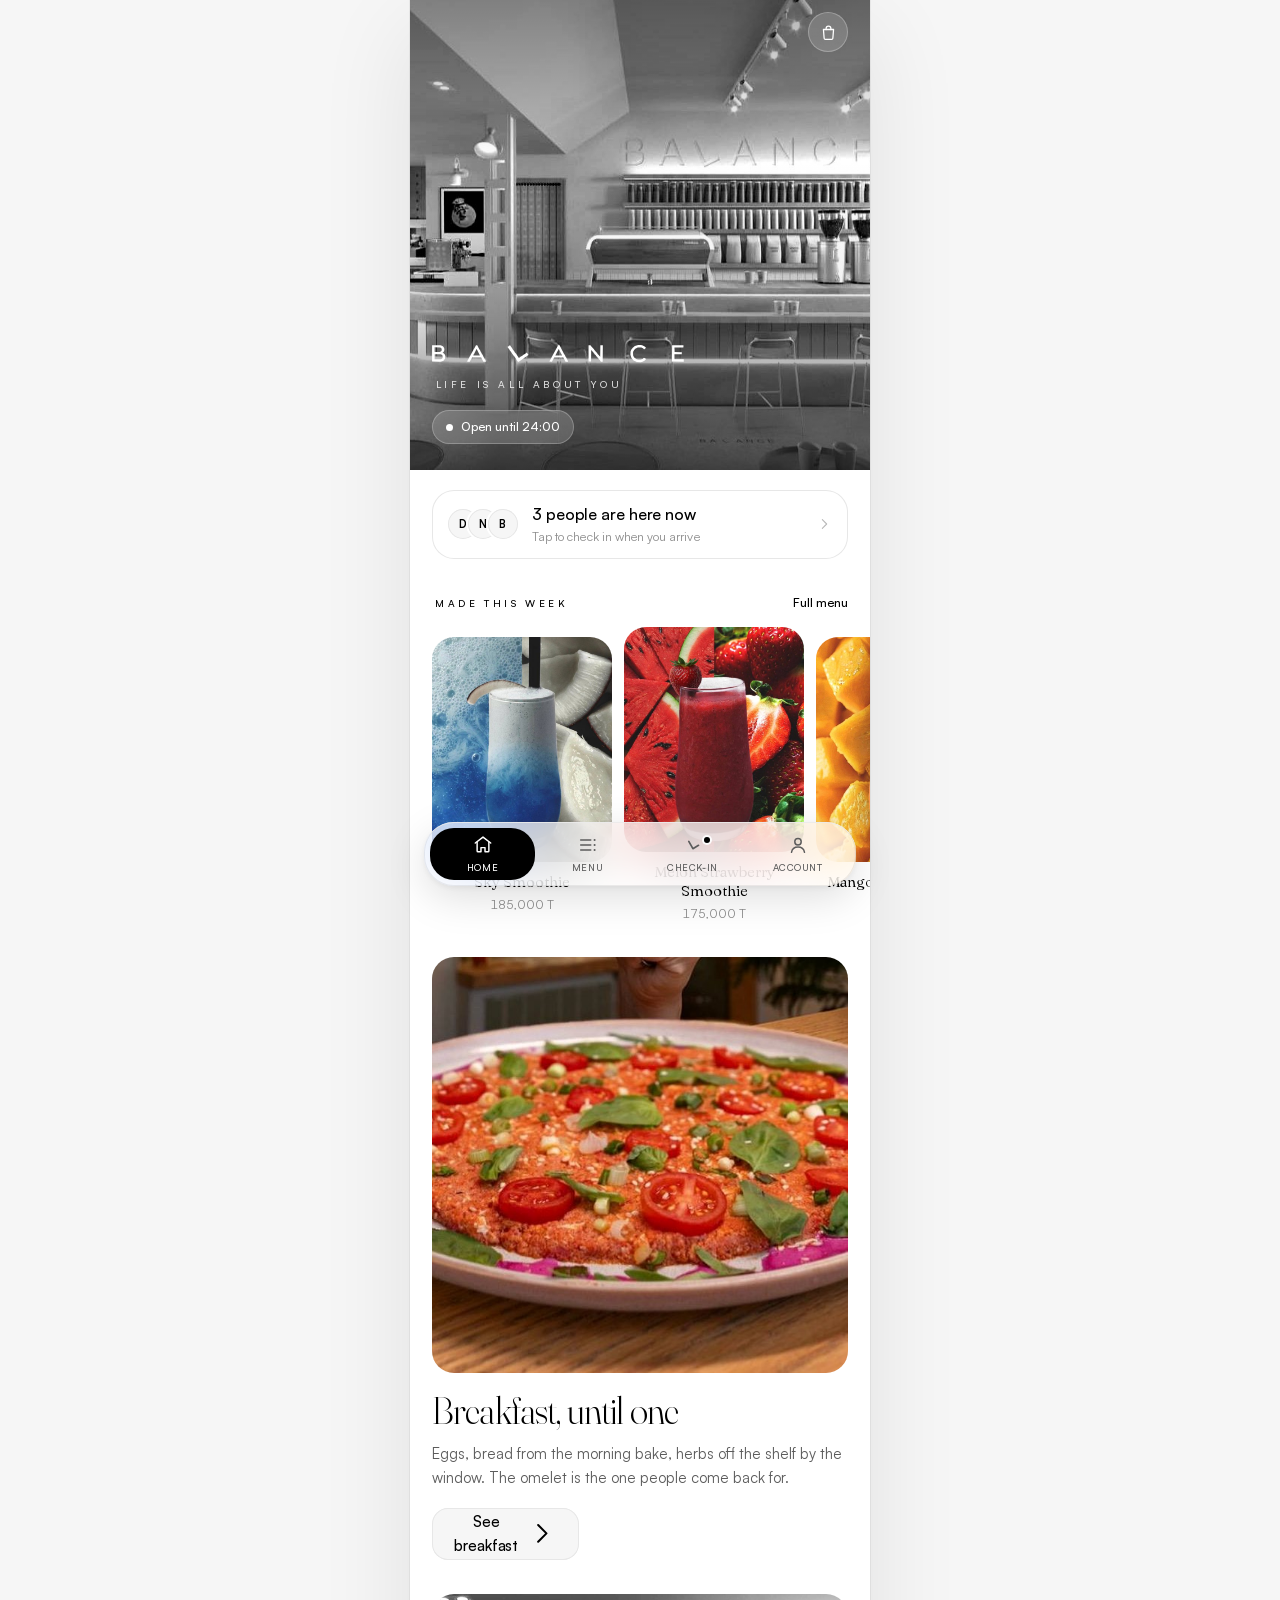
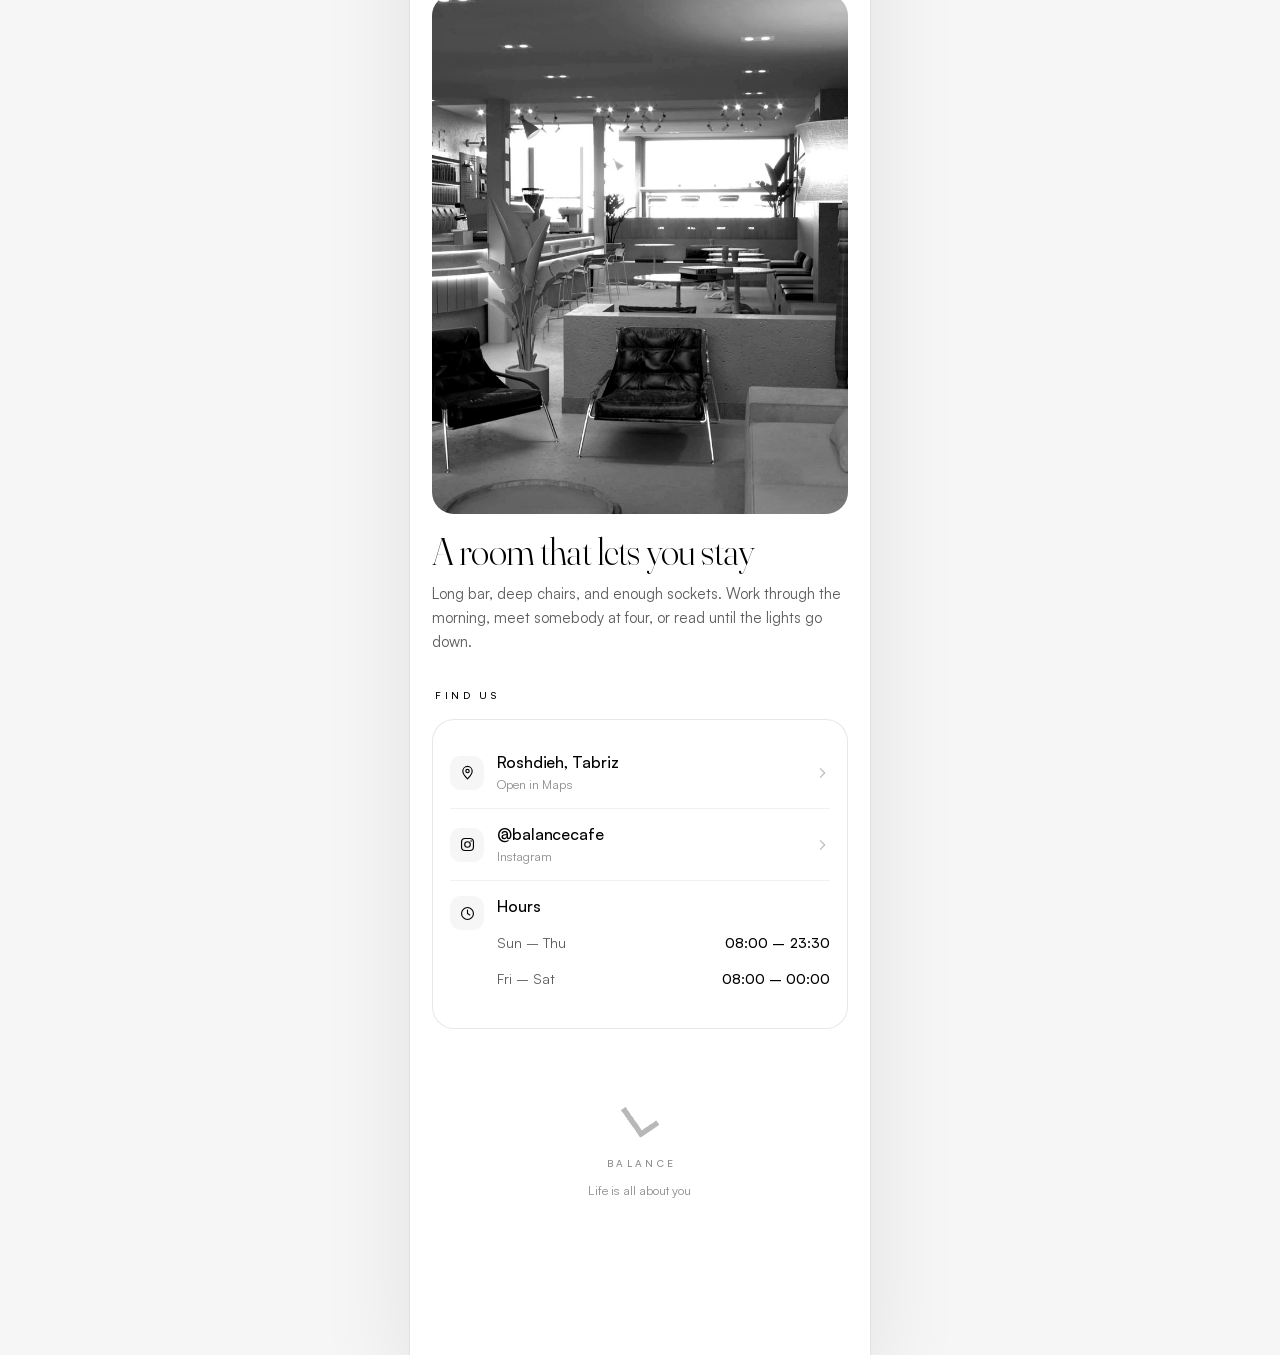
<file: index.html>
<!doctype html>
<html lang="en">
<head>
<meta charset="utf-8">
<meta name="viewport" content="width=device-width, initial-scale=1, viewport-fit=cover">
<title>Balance — Roshdieh, Tabriz</title>
<meta name="description" content="Balance — coffee and breakfast in Roshdieh, Tabriz. See the menu, order from your table, and check in when you arrive.">

<meta name="theme-color" content="#ffffff">
<meta name="color-scheme" content="light">
<meta name="apple-mobile-web-app-capable" content="yes">
<meta name="mobile-web-app-capable" content="yes">
<meta name="apple-mobile-web-app-status-bar-style" content="default">
<meta name="apple-mobile-web-app-title" content="Balance">
<meta name="format-detection" content="telephone=no">

<link rel="manifest" href="manifest.webmanifest">
<link rel="icon" href="assets/icons/icon-48.png" sizes="48x48" type="image/png">
<link rel="icon" href="assets/icons/icon-192.png" sizes="192x192" type="image/png">
<link rel="apple-touch-icon" href="assets/icons/apple-touch-icon.png">

<meta property="og:type" content="website">
<meta property="og:site_name" content="Balance">
<meta property="og:title" content="Balance — Roshdieh, Tabriz">
<meta property="og:description" content="Coffee, breakfast and a room that lets you stay. Order from your table and check in when you arrive.">
<meta property="og:image" content="assets/brand/og.jpg">
<meta name="twitter:card" content="summary_large_image">

<link rel="preload" as="font" type="font/woff2" crossorigin href="assets/fonts/satoshi-400.woff2">
<link rel="preload" as="font" type="font/woff2" crossorigin href="assets/fonts/satoshi-500.woff2">
<link rel="preload" as="font" type="font/woff2" crossorigin href="assets/fonts/fraunces-latin.woff2">
<link rel="preload" as="image" href="assets/photos/interior-bar@2x.jpg">
<link rel="stylesheet" href="css/app.css">

<style>
  /* The opening sequence: the tilted L writes itself, then the rest of the word
     assembles around it. Inline so it can start before any stylesheet lands. */
  #boot{
    position:fixed;inset:0;z-index:300;background:#fff;color:#000;
    display:grid;place-items:center;overflow:hidden;
    transition:opacity .5s cubic-bezier(.4,0,.2,1),visibility .5s;
  }
  .boot__logo{
    width:min(74vw,300px);will-change:transform;
    opacity:0;transition:opacity .26s ease;
  }
  .boot__logo.lit{opacity:1}
  .boot__logo svg{width:100%;height:auto;display:block;overflow:visible}
  .boot__logo .bl{opacity:0}
  .boot__logo .bl.on{opacity:1}
  html.booted #boot{
    opacity:0!important;visibility:hidden;transform:scale(1.03);
    transition:opacity .5s cubic-bezier(.4,0,.2,1),visibility .5s,
               transform .5s cubic-bezier(.4,0,.2,1);
  }
  @media (prefers-reduced-motion:reduce){
    .boot__logo{transform:none!important}
    .boot__logo .bl{opacity:1;transition:none!important}
  }
</style>
</head>
<body>

<!-- The wordmark is inlined by scripts/build_assets.py so the opening frame
     costs no round trip. Do not hand-edit between the markers. -->
<div id="boot" aria-hidden="true">
  <div class="boot__logo"><!--LOGO--><svg xmlns="http://www.w3.org/2000/svg" viewBox="0 0 1000 68" fill="currentColor" role="img" aria-label="BALANCE" data-mark="2" data-mark-pen="299.4,8.0 342.4,66.2 381.9,38.1" data-mark-weight="10.9"><path class="bl bl-0" fill-rule="evenodd" d="M0.00 0.62L33.12 0.62L41.25 3.75L45.62 7.50L48.75 15.00L48.75 20.62L45.62 27.50L41.25 31.25L44.38 31.88L50.62 37.50L53.12 44.38L51.88 53.75L46.25 61.25L40.62 64.38L32.50 66.25L0.00 65.62ZM10.00 56.25L33.75 56.88L37.50 55.62L41.88 51.25L41.88 42.50L38.75 38.75L33.75 36.88L10.62 36.25ZM10.00 26.88L11.88 28.12L31.25 27.50L36.88 23.75L38.12 21.25L38.12 15.62L36.88 13.12L32.50 10.00L10.00 9.38Z"/><path class="bl bl-1" fill-rule="evenodd" d="M174.38 0.62L179.38 0.62L186.88 15.62L190.62 20.62L194.38 29.38L195.62 30.00L198.12 36.25L199.38 36.88L208.75 56.25L210.00 56.88L213.75 64.38L213.12 66.25L203.75 66.25L195.00 50.00L158.75 50.00L149.38 66.25L139.38 66.25L141.25 60.62L142.50 60.00L150.00 44.38L151.25 43.75L153.75 37.50L155.00 36.88L157.50 30.62L158.75 30.00L161.88 22.50L163.12 21.88L165.62 15.62L166.88 15.00ZM175.00 18.75L166.25 36.25L165.00 36.88L163.75 41.25L190.00 41.25L177.50 16.88L176.25 16.25Z"/><path class="bl bl-2" fill-rule="evenodd" d="M308.75 0.62L310.62 1.88L314.38 8.75L316.25 10.00L321.25 18.75L326.25 24.38L328.75 29.38L330.62 30.62L330.62 31.88L333.75 35.00L344.38 51.25L348.12 50.00L349.38 48.12L360.00 41.88L361.25 40.00L370.00 35.00L375.00 30.62L377.50 30.62L380.00 35.62L381.88 36.88L382.50 40.00L344.38 66.25L340.62 66.88L326.25 45.00L324.38 43.75L323.12 40.62L321.25 39.38L320.00 36.25L318.12 35.00L315.62 30.00L313.75 28.75L311.25 23.75L309.38 22.50L306.88 17.50L299.38 8.12L301.25 5.62L302.50 5.62Z"/><path class="bl bl-3" fill-rule="evenodd" d="M500.62 0.62L506.25 1.25L525.00 37.50L526.25 38.12L530.62 48.12L531.88 48.75L540.00 65.00L539.38 66.25L530.00 66.25L521.25 50.00L485.00 50.00L475.62 66.25L465.62 65.62ZM501.25 18.75L489.38 41.25L516.25 41.25L503.75 16.88L502.50 16.25Z"/><path class="bl bl-4" fill-rule="evenodd" d="M621.25 0.62L628.75 0.62L630.00 1.88L630.00 3.12L643.75 18.12L643.75 19.38L646.88 21.88L649.38 26.25L656.25 33.12L656.25 34.38L663.12 41.25L663.12 42.50L666.25 45.00L667.50 47.50L668.12 1.25L678.12 0.62L677.50 66.25L670.62 66.25L668.75 64.38L666.25 60.00L661.88 56.25L661.88 55.00L658.12 51.88L658.12 50.62L655.00 48.12L655.00 46.88L651.88 44.38L649.38 40.00L645.00 36.25L645.00 35.00L641.88 32.50L641.88 31.25L638.12 28.12L638.12 26.88L631.88 20.00L631.25 65.62L621.25 65.62Z"/><path class="bl bl-5" fill-rule="evenodd" d="M818.12 0.00L828.75 0.00L834.38 1.25L842.50 5.00L848.75 10.00L848.75 11.88L843.12 16.88L841.25 16.88L837.50 13.12L830.62 10.00L816.88 10.00L806.88 15.00L802.50 19.38L798.75 26.25L797.50 31.88L798.75 42.50L802.50 49.38L811.88 56.88L818.12 58.75L827.50 58.75L836.25 55.62L841.25 50.62L848.75 55.00L848.75 57.50L843.12 62.50L835.62 66.25L828.75 68.12L813.12 67.50L800.00 61.25L791.88 51.88L787.50 40.00L788.12 25.62L790.62 18.75L795.00 13.75L795.00 12.50L805.00 4.38Z"/><path class="bl bl-6" fill-rule="evenodd" d="M953.12 0.62L998.12 1.25L998.12 8.75L996.88 10.00L962.50 10.00L963.12 28.12L991.88 28.75L991.25 36.88L962.50 36.88L962.50 56.88L999.38 56.88L999.38 66.25L952.50 65.62Z"/></svg><!--/LOGO--></div>
</div>

<div id="shell">
  <main id="view"></main>
</div>

<noscript>
  <div style="padding:70px 24px;text-align:center;font-family:system-ui,sans-serif;color:#141414">
    <h1 style="font-weight:400;letter-spacing:.3em">BALANCE</h1>
    <p style="color:#5c5c5c">Please turn on JavaScript to see the menu and order.</p>
    <p style="color:#5c5c5c">Roshdieh, Tabriz &middot; 08:00 – 23:30</p>
    <p><a href="https://instagram.com/balancecafe" style="color:#000">@balancecafe</a></p>
  </div>
</noscript>

<script type="module" src="js/app.js"></script>
</body>
</html>
</file>
<file: css/app.css>
/* ==========================================================================
   BALANCE — Tabriz, Roshdieh
   A monochrome interface. The photography is the only colour in the product,
   and that is deliberate: black type, white paper, and the food in full colour.
   ========================================================================== */

/* ------------------------------------------------------------------ fonts */
@font-face{font-family:Satoshi;src:url(../assets/fonts/satoshi-400.woff2)format("woff2");
  font-weight:400;font-style:normal;font-display:swap}
@font-face{font-family:Satoshi;src:url(../assets/fonts/satoshi-500.woff2)format("woff2");
  font-weight:500;font-style:normal;font-display:swap}
@font-face{font-family:Satoshi;src:url(../assets/fonts/satoshi-700.woff2)format("woff2");
  font-weight:600 700;font-style:normal;font-display:swap}
@font-face{font-family:Fraunces;src:url(../assets/fonts/fraunces-latin.woff2)format("woff2");
  font-weight:100 900;font-style:normal;font-display:swap}

/* ------------------------------------------------------------------ tokens */
:root{
  --ink:#000;
  --body:#141414;
  --grey-1:#5c5c5c;
  --grey-2:#8c8c8c;
  --grey-3:#b8b8b8;
  --line:#e7e7e7;
  --line-2:#f0f0f0;
  --surface:#f6f6f6;
  --paper:#fff;

  --sans:Satoshi,-apple-system,BlinkMacSystemFont,"SF Pro Text",system-ui,sans-serif;
  --serif:Fraunces,"Times New Roman",Georgia,serif;

  --gutter:22px;
  --shell:460px;

  --r-sm:10px; --r-md:16px; --r-lg:22px; --r-xl:30px;

  --safe-b:env(safe-area-inset-bottom,0px);
  --safe-t:env(safe-area-inset-top,0px);
  --tabbar-h:64px;
  --bar-h:calc(var(--safe-t) + 64px);
  /* everything that must clear the floating tab pill measures from here */
  --dock:calc(var(--tabbar-h) + var(--safe-b) + 22px);

  --glass-bg:rgba(255,255,255,.70);
  --glass-edge:rgba(255,255,255,.85);
  --glass-line:rgba(0,0,0,.07);
  --glass-blur:blur(26px) saturate(180%);

  --shadow-1:0 1px 2px rgba(0,0,0,.05);
  --shadow-2:0 6px 20px rgba(0,0,0,.07),0 1px 2px rgba(0,0,0,.05);
  --shadow-3:0 12px 40px rgba(0,0,0,.13),0 2px 6px rgba(0,0,0,.06);
}

/* ------------------------------------------------------------------- reset */
*,*::before,*::after{box-sizing:border-box}
html{-webkit-text-size-adjust:100%;text-size-adjust:100%}
body{
  margin:0;background:var(--surface);color:var(--body);
  font:400 15px/1.55 var(--sans);letter-spacing:0;
  -webkit-font-smoothing:antialiased;-moz-osx-font-smoothing:grayscale;
  overscroll-behavior-y:none;
}
h1,h2,h3,h4,p,figure,ul,ol{margin:0;padding:0}
ul,ol{list-style:none}
img,svg{display:block;max-width:100%}
button,input,textarea,select{font:inherit;color:inherit;margin:0}
button{background:none;border:0;padding:0;cursor:pointer;-webkit-tap-highlight-color:transparent}
a{color:inherit;text-decoration:none;-webkit-tap-highlight-color:transparent}
:focus-visible{outline:2px solid var(--ink);outline-offset:3px;border-radius:4px}
::selection{background:var(--ink);color:#fff}

/* ------------------------------------------------------------------- shell */
/* On a phone the app is the page. On a desktop it sits in a calm surround
   rather than stretching a tab bar across 1600px. */
#shell{
  position:relative;width:100%;max-width:var(--shell);margin:0 auto;
  min-height:100svh;background:var(--paper);
  box-shadow:0 0 0 1px rgba(0,0,0,.05),0 30px 90px rgba(0,0,0,.09);
  overflow-x:clip;
}
@media (min-width:520px){ body{padding:0} #shell{min-height:100svh} }

#view{padding-bottom:calc(var(--dock) + 26px);transition:padding-bottom .3s ease}
/* While the order dock is up it eats another band of the screen. */
#shell[data-dock="1"] #view{padding-bottom:calc(var(--dock) + 94px)}
/* Every screen but Home starts below the bar; Home runs its hero underneath. */
#shell:not([data-hero="1"]) #view{padding-top:var(--bar-h)}

/* ------------------------------------------------------------------ typography */
.display{
  font-family:var(--serif);font-weight:300;color:var(--ink);
  font-size:clamp(30px,8.6vw,38px);line-height:1.06;letter-spacing:-.022em;
  font-variation-settings:"opsz" 120,"wght" 300;
}
.title{font-size:21px;line-height:1.2;letter-spacing:-.014em;font-weight:500;color:var(--ink)}
.headline{font-size:16px;line-height:1.3;letter-spacing:-.006em;font-weight:500;color:var(--ink)}
.body{font-size:15px;line-height:1.6;color:var(--grey-1)}
.caption{font-size:12.5px;line-height:1.45;letter-spacing:.004em;color:var(--grey-2)}

/* The wide-tracked label is the logo's voice, reused as a system element. */
.label{
  font-size:10px;font-weight:500;text-transform:uppercase;
  letter-spacing:.34em;text-indent:.34em;color:var(--grey-2);
}
.label--ink{color:var(--ink)}

.serif{font-family:var(--serif);font-weight:300;font-variation-settings:"opsz" 40,"wght" 320}

/* Tabular figures keep prices and timers from shifting width as they change. */
.num{font-variant-numeric:tabular-nums;font-feature-settings:"tnum" 1}

/* ------------------------------------------------------------------ layout */
.pad{padding-inline:var(--gutter)}
.stack>*+*{margin-top:var(--gap,14px)}
.row{display:flex;align-items:center;gap:12px}
.row--between{justify-content:space-between}
.grow{flex:1;min-width:0}
.truncate{overflow:hidden;text-overflow:ellipsis;white-space:nowrap}
.hr{height:1px;background:var(--line);border:0}
.section{padding-block:34px}
.section+.section{padding-top:0}

.sect-head{display:flex;align-items:baseline;justify-content:space-between;gap:14px;margin-bottom:16px}

/* ------------------------------------------------------------------ header */
.appbar{
  position:fixed;top:0;left:50%;transform:translateX(-50%);
  width:100%;max-width:var(--shell);z-index:60;
  padding:calc(var(--safe-t) + 12px) var(--gutter) 12px;
  display:flex;align-items:center;gap:12px;
  /* Heavier than the tab bar: this one has to carry text over photography. */
  background:rgba(255,255,255,.82);backdrop-filter:var(--glass-blur);
  -webkit-backdrop-filter:var(--glass-blur);
  /* Scroll edge effect, not a hard rule — the line only earns its keep once
     content is actually passing underneath. */
  border-bottom:1px solid transparent;
  transition:border-color .25s ease,background .25s ease;
}
.appbar[data-scrolled="1"]{border-bottom-color:var(--glass-line)}
.appbar[data-hero="1"]:not([data-scrolled="1"]){
  background:transparent;backdrop-filter:none;-webkit-backdrop-filter:none;
}
.appbar[data-hero="1"]:not([data-scrolled="1"]) .gbtn{
  color:#fff;background:rgba(255,255,255,.15);
  box-shadow:inset 0 0 0 1px rgba(255,255,255,.26);
}
.appbar[data-hero="1"]:not([data-scrolled="1"]) .gbtn__badge{
  background:#fff;color:var(--ink);box-shadow:0 0 0 2px rgba(0,0,0,.22);
}
.appbar__title{
  flex:1;min-width:0;font-size:17px;font-weight:500;letter-spacing:-.01em;color:var(--ink);
  opacity:0;transform:translateY(6px);transition:opacity .28s ease,transform .28s ease;
}
.appbar[data-scrolled="1"] .appbar__title{opacity:1;transform:none}
.appbar__mark{display:block;width:104px;color:var(--ink);flex:none}
.appbar__mark svg{width:100%;height:auto}

/* round glass control, used for back and bag */
.gbtn{
  width:40px;height:40px;flex:none;border-radius:50%;
  display:grid;place-items:center;position:relative;color:var(--ink);
  background:rgba(255,255,255,.6);
  box-shadow:inset 0 0 0 1px var(--glass-line);
  backdrop-filter:blur(14px) saturate(160%);-webkit-backdrop-filter:blur(14px) saturate(160%);
  transition:transform .12s ease,background .2s ease;
}
.gbtn:active{transform:scale(.9);background:rgba(0,0,0,.06)}
/* The circle is 40px; the finger gets 50px. */
.gbtn::after{content:"";position:absolute;inset:-5px;border-radius:50%}
.gbtn svg{width:19px;height:19px}
.gbtn__badge{
  position:absolute;top:-3px;right:-3px;min-width:18px;height:18px;padding:0 5px;
  border-radius:9px;background:var(--ink);color:#fff;
  font-size:10.5px;font-weight:700;line-height:18px;text-align:center;
  box-shadow:0 0 0 2px var(--paper);
  animation:pop .34s cubic-bezier(.2,1.5,.4,1);
}
@keyframes pop{0%{transform:scale(.4)}100%{transform:scale(1)}}

/* ------------------------------------------------------------- tab bar */
.tabbar{
  position:fixed;left:50%;bottom:calc(var(--safe-b) + 14px);
  transform:translateX(-50%);
  width:min(calc(var(--shell) - 28px),calc(100vw - 28px));
  height:var(--tabbar-h);z-index:80;
  display:grid;grid-template-columns:repeat(4,1fr);align-items:center;
  padding:6px;border-radius:var(--r-xl);
  background:var(--glass-bg);
  backdrop-filter:var(--glass-blur);-webkit-backdrop-filter:var(--glass-blur);
  box-shadow:var(--shadow-3),inset 0 0 0 1px var(--glass-line),
             inset 0 1px 0 var(--glass-edge);
  isolation:isolate;
}
/* the black pill that travels between tabs */
.tabbar__pill{
  position:absolute;top:6px;bottom:6px;left:0;width:0;
  border-radius:calc(var(--r-xl) - 6px);background:var(--ink);
  z-index:-1;will-change:transform,width;
}
.tab{
  position:relative;height:100%;border-radius:calc(var(--r-xl) - 6px);
  display:flex;flex-direction:column;align-items:center;justify-content:center;gap:4px;
  color:var(--grey-1);transition:color .22s ease;
}
.tab[aria-selected="true"]{color:#fff}
.tab__icon{width:22px;height:22px;transition:transform .2s cubic-bezier(.2,.9,.3,1)}
.tab:active .tab__icon{transform:scale(.86)}
.tab[aria-selected="true"] .tab__icon{transform:translateY(-.5px)}
.tab__label{font-size:9.5px;font-weight:500;letter-spacing:.055em;text-transform:uppercase}
.tab__dot{
  position:absolute;top:9px;right:calc(50% - 17px);width:6px;height:6px;border-radius:50%;
  background:var(--ink);box-shadow:0 0 0 2px rgba(255,255,255,.9);
}
.tab[aria-selected="true"] .tab__dot{background:#fff;box-shadow:0 0 0 2px var(--ink)}

/* --------------------------------------------------------- order dock */
/* Rises above the tab pill when the bag has something in it — the same idea
   as a now-playing bar: always reachable, never in the way. */
.dock{
  position:fixed;left:50%;bottom:calc(var(--safe-b) + 14px + var(--tabbar-h) + 10px);
  transform:translateX(-50%) translateY(140%);
  width:min(calc(var(--shell) - 28px),calc(100vw - 28px));
  z-index:79;border-radius:var(--r-lg);overflow:hidden;
  background:var(--ink);color:#fff;box-shadow:var(--shadow-3);
  display:flex;align-items:center;gap:12px;padding:12px 16px;
  transition:transform .42s cubic-bezier(.22,1,.28,1),opacity .3s ease;
  opacity:0;pointer-events:none;
}
.dock[data-open="1"]{transform:translateX(-50%) translateY(0);opacity:1;pointer-events:auto}
.dock__count{
  width:26px;height:26px;border-radius:50%;background:#fff;color:var(--ink);flex:none;
  display:grid;place-items:center;font-size:12px;font-weight:700;
}
.dock__go{display:flex;align-items:center;gap:6px;font-size:13px;font-weight:500;opacity:.9}
.dock:active{transform:translateX(-50%) scale(.985)}

/* ------------------------------------------------------------------ buttons */
.btn{
  display:inline-flex;align-items:center;justify-content:center;gap:8px;
  height:52px;padding:0 22px;border-radius:var(--r-md);
  font-size:15px;font-weight:500;letter-spacing:-.005em;
  transition:transform .12s ease,opacity .2s ease,background .2s ease;
  user-select:none;
}
.btn:active{transform:scale(.975)}
.btn--primary{background:var(--ink);color:#fff}
.btn--ghost{background:var(--surface);color:var(--ink);box-shadow:inset 0 0 0 1px var(--line)}
.btn--full{width:100%}
.btn[disabled]{opacity:.35;pointer-events:none}
.btn--sm{height:40px;padding:0 16px;font-size:13.5px;border-radius:var(--r-sm)}

/* pressable surface used by every tappable card and row */
.press{transition:transform .13s cubic-bezier(.2,.9,.3,1),background .18s ease}
.press:active{transform:scale(.985)}

/* ------------------------------------------------------------------ chips */
.chips{
  display:flex;gap:8px;overflow-x:auto;scrollbar-width:none;
  padding-inline:var(--gutter);scroll-padding-inline:var(--gutter);
  -webkit-overflow-scrolling:touch;
}
.chips::-webkit-scrollbar{display:none}
.chip{
  flex:none;height:36px;padding:0 15px;border-radius:18px;
  font-size:13px;font-weight:500;letter-spacing:-.003em;color:var(--grey-1);
  background:var(--surface);box-shadow:inset 0 0 0 1px var(--line);
  display:inline-flex;align-items:center;
  transition:transform .13s ease,background .2s ease,color .2s ease,box-shadow .2s ease;
}
.chip:active{transform:scale(.94)}
.chip[aria-pressed="true"]{background:var(--ink);color:#fff;box-shadow:none}

/* The category rail parks directly under the app bar, never behind it. */
.menurail{
  position:sticky;top:var(--bar-h);z-index:50;padding-block:10px;
  background:rgba(255,255,255,.82);
  backdrop-filter:var(--glass-blur);-webkit-backdrop-filter:var(--glass-blur);
  border-bottom:1px solid var(--glass-line);
}

/* ------------------------------------------------------------------ cards */
.card{background:var(--paper);border-radius:var(--r-lg);box-shadow:inset 0 0 0 1px var(--line)}
.card--pad{padding:18px}
.tile{border-radius:var(--r-lg);overflow:hidden;background:var(--surface);position:relative}
.tile img{width:100%;height:100%;object-fit:cover}

/* skeleton shimmer while a photo decodes */
.ph{background:var(--surface);position:relative;overflow:hidden}
.ph::after{
  content:"";position:absolute;inset:0;transform:translateX(-100%);
  background:linear-gradient(90deg,transparent,rgba(0,0,0,.045),transparent);
  animation:shimmer 1.5s infinite;
}
@keyframes shimmer{100%{transform:translateX(100%)}}
img.fade{opacity:0;transition:opacity .5s ease}
img.fade.in{opacity:1}

/* ------------------------------------------------------------------ hero */
.hero{position:relative;isolation:isolate}
.hero__img{width:100%;height:min(64svh,470px);min-height:310px;
  object-fit:cover;object-position:50% 48%}
.hero::after{
  content:"";position:absolute;inset:0;z-index:1;pointer-events:none;
  background:linear-gradient(180deg,rgba(0,0,0,.30) 0%,rgba(0,0,0,0) 34%,
             rgba(0,0,0,.05) 62%,rgba(0,0,0,.62) 100%);
}
.hero__body{
  position:absolute;left:0;right:0;bottom:0;z-index:2;
  padding:0 var(--gutter) 26px;color:#fff;
}
.hero__mark{display:block;width:min(72%,252px);color:#fff;margin-bottom:14px}
.hero__mark svg{width:100%;height:auto}
.hero__tag{
  font-size:10px;font-weight:500;letter-spacing:.36em;text-indent:.36em;
  text-transform:uppercase;color:rgba(255,255,255,.82);
}

/* live open/closed status */
.status{
  display:inline-flex;align-items:center;gap:8px;height:34px;padding:0 14px;
  border-radius:17px;background:rgba(255,255,255,.16);color:#fff;
  backdrop-filter:blur(12px) saturate(160%);-webkit-backdrop-filter:blur(12px) saturate(160%);
  box-shadow:inset 0 0 0 1px rgba(255,255,255,.24);
  font-size:12.5px;font-weight:500;letter-spacing:-.002em;
}
.status__dot{width:7px;height:7px;border-radius:50%;background:#fff;flex:none}
.status__dot--live{animation:breathe 2.6s ease-in-out infinite}
@keyframes breathe{0%,100%{opacity:1;transform:scale(1)}50%{opacity:.4;transform:scale(.8)}}
.status--closed .status__dot{background:rgba(255,255,255,.45);animation:none}

/* ------------------------------------------------------------ menu list */
.mrow{display:flex;gap:14px;align-items:flex-start;padding:15px 0;width:100%;text-align:left}
.mrow+.mrow{border-top:1px solid var(--line-2)}
.mrow__thumb{width:66px;height:66px;flex:none;border-radius:14px;overflow:hidden;background:var(--surface)}
.mrow__thumb img{width:100%;height:100%;object-fit:cover}
.mrow__name{
  font-family:var(--serif);font-weight:350;font-size:17px;line-height:1.22;
  letter-spacing:-.006em;color:var(--ink);font-variation-settings:"opsz" 36,"wght" 360;
}
.mrow__desc{margin-top:4px;font-size:12.5px;line-height:1.45;color:var(--grey-2)}
.mrow__price{font-size:13.5px;font-weight:500;color:var(--ink);white-space:nowrap;padding-top:2px}
.mrow__add{
  width:30px;height:30px;border-radius:50%;flex:none;display:grid;place-items:center;
  background:var(--surface);color:var(--ink);box-shadow:inset 0 0 0 1px var(--line);
  transition:transform .14s cubic-bezier(.2,.9,.3,1),background .2s ease,color .2s ease;
}
.mrow__add:active{transform:scale(.85);background:var(--ink);color:#fff}
.mrow__add svg{width:14px;height:14px}
.mrow[data-soldout="1"]{opacity:.42;pointer-events:none}

.tagline{font-size:9.5px;font-weight:500;letter-spacing:.2em;text-transform:uppercase;color:var(--grey-3)}

/* horizontal feature rail */
.rail{
  display:flex;gap:12px;overflow-x:auto;scroll-snap-type:x mandatory;
  padding-inline:var(--gutter);scroll-padding-inline:var(--gutter);
  scrollbar-width:none;-webkit-overflow-scrolling:touch;
}
.rail::-webkit-scrollbar{display:none}
.rail>*{scroll-snap-align:start;flex:none}
.fcard{width:180px}
.fcard__img{width:180px;aspect-ratio:4/5;border-radius:var(--r-lg);overflow:hidden;background:var(--surface)}
.fcard__img img{width:100%;height:100%;object-fit:cover}
.fcard__name{
  margin-top:11px;font-family:var(--serif);font-size:15px;font-weight:350;line-height:1.25;
  color:var(--ink);font-variation-settings:"opsz" 30,"wght" 360;
}
.fcard__price{margin-top:3px;font-size:12.5px;color:var(--grey-2)}

/* ------------------------------------------------------------- check-in */
/* Pressing this floods the card with ink from wherever the finger landed, then
   writes the mark in white — the same stroke the loading screen draws. */
.ci-toggle{
  position:relative;width:100%;aspect-ratio:1/.68;border-radius:30px;overflow:hidden;
  background:var(--surface);box-shadow:inset 0 0 0 1px var(--line);
  display:grid;place-items:center;isolation:isolate;
  -webkit-tap-highlight-color:transparent;
  transition:transform .16s cubic-bezier(.2,.9,.3,1),box-shadow .4s ease;
}
.ci-toggle:active{transform:scale(.985)}
.ci-toggle[data-on="1"]{box-shadow:inset 0 0 0 1px var(--ink)}

.ci-ink{
  position:absolute;border-radius:50%;background:var(--ink);
  transform:scale(0);will-change:transform;z-index:0;pointer-events:none;
}

.ci-body{
  position:relative;z-index:2;display:grid;place-items:center;gap:14px;
  text-align:center;padding:18px;
}

.ci-glyph{position:relative;width:118px;height:118px;display:grid;place-items:center}
.ci-mark{
  display:block;width:56px;color:var(--ink);position:relative;z-index:2;
  transition:color .3s ease;
}
.ci-mark svg{width:100%;height:auto;overflow:visible}
.ci-toggle[data-on="1"] .ci-mark{color:#fff}

/* One ring, pushed outward at the moment the check-in commits. */
.ci-wave{
  position:absolute;inset:6px;border-radius:50%;z-index:1;
  border:1.5px solid rgba(255,255,255,.55);opacity:0;pointer-events:none;
}
.ci-wave.go{animation:ciWave .82s cubic-bezier(.16,.72,.3,1) forwards}
@keyframes ciWave{
  0%{transform:scale(.55);opacity:.9}
  100%{transform:scale(2.3);opacity:0}
}

/* The hour, drawn as a ring that empties. */
.ci-ring{
  position:absolute;inset:0;width:100%;height:100%;z-index:1;
  /* Arrives once the mark has landed, not while it is still being written. */
  transform:rotate(-90deg);opacity:0;transition:opacity .5s ease .78s;
}
.ci-toggle[data-on="1"] .ci-ring{opacity:1}
.ci-ring__track{stroke:rgba(255,255,255,.16)}
.ci-ring__fill{
  stroke:rgba(255,255,255,.82);
  transition:stroke-dashoffset 1s linear;
}

.ci-text{
  font-size:11px;font-weight:500;letter-spacing:.3em;text-indent:.3em;
  text-transform:uppercase;color:var(--grey-1);transition:color .3s ease;
}
.ci-toggle[data-on="1"] .ci-text{color:#fff}
.ci-sub{font-size:12.5px;color:var(--grey-2);transition:color .3s ease}
.ci-toggle[data-on="1"] .ci-sub{color:rgba(255,255,255,.62)}

/* The words step aside while the ink lands, then come back up. */
.ci-text,.ci-sub{will-change:transform,opacity}
.ci-body[data-settling="1"] .ci-text,
.ci-body[data-settling="1"] .ci-sub{opacity:0;transform:translateY(6px)}
.ci-body[data-settling="0"] .ci-text,
.ci-body[data-settling="0"] .ci-sub{
  opacity:1;transform:none;
  transition:opacity .42s ease,transform .42s cubic-bezier(.22,1,.32,1);
}
.ci-body[data-settling="0"] .ci-sub{transition-delay:.07s}

@media (prefers-reduced-motion:reduce){
  .ci-ink{transition:none}
  .ci-wave.go{animation:none}
  .ci-body[data-settling="1"] .ci-text,
  .ci-body[data-settling="1"] .ci-sub{opacity:1;transform:none}
}

.avatar{
  width:40px;height:40px;border-radius:50%;flex:none;display:grid;place-items:center;
  background:var(--surface);box-shadow:inset 0 0 0 1px var(--line);
  font-size:13px;font-weight:600;color:var(--ink);letter-spacing:.01em;
}
.avatar--me{background:var(--ink);color:#fff;box-shadow:none}
.avatar--sm{width:30px;height:30px;font-size:11px}
.avatar svg{width:18px;height:18px}
.avatar--sm svg{width:14px;height:14px}
.stackavatars{display:flex}
.stackavatars .avatar{margin-left:-10px;box-shadow:0 0 0 2px var(--paper),inset 0 0 0 1px var(--line)}
.stackavatars .avatar:first-child{margin-left:0}
.stackavatars .avatar--me{box-shadow:0 0 0 2px var(--paper)}

.person{display:flex;align-items:center;gap:12px;padding:11px 0}
.person+.person{border-top:1px solid var(--line-2)}
.person__name{font-size:14.5px;font-weight:500;color:var(--ink);letter-spacing:-.005em}
.person__meta{font-size:12px;color:var(--grey-2);margin-top:1px}
.person__tag{
  font-size:10.5px;font-weight:500;letter-spacing:.06em;text-transform:uppercase;
  color:var(--grey-1);background:var(--surface);border-radius:8px;padding:4px 8px;flex:none;
  box-shadow:inset 0 0 0 1px var(--line);
}

/* ------------------------------------------------------------------ sheet */
.scrim{
  position:fixed;inset:0;z-index:100;background:rgba(0,0,0,.42);
  opacity:0;transition:opacity .34s ease;
  backdrop-filter:blur(2px);-webkit-backdrop-filter:blur(2px);
}
.scrim[data-open="1"]{opacity:1}
.sheet{
  position:fixed;left:50%;bottom:0;z-index:101;
  width:100%;max-width:var(--shell);
  transform:translateX(-50%) translateY(100%);
  background:var(--paper);border-radius:26px 26px 0 0;
  box-shadow:0 -12px 44px rgba(0,0,0,.2);
  max-height:min(92svh,860px);display:flex;flex-direction:column;
  will-change:transform;touch-action:none;
}
.sheet__grip{padding:10px 0 4px;display:grid;place-items:center;flex:none;cursor:grab}
.sheet__grip i{display:block;width:38px;height:5px;border-radius:3px;background:var(--line)}
.sheet__scroll{overflow-y:auto;-webkit-overflow-scrolling:touch;overscroll-behavior:contain;
  padding-bottom:calc(var(--safe-b) + 18px);touch-action:pan-y}
.sheet__foot{
  flex:none;padding:12px var(--gutter) calc(var(--safe-b) + 14px);
  background:var(--glass-bg);backdrop-filter:var(--glass-blur);
  -webkit-backdrop-filter:var(--glass-blur);border-top:1px solid var(--glass-line);
}

/* option pickers inside the sheet */
.opts{display:flex;flex-wrap:wrap;gap:8px}
.opt{
  height:40px;padding:0 15px;border-radius:12px;font-size:13.5px;font-weight:500;
  background:var(--surface);color:var(--grey-1);box-shadow:inset 0 0 0 1px var(--line);
  display:inline-flex;align-items:center;gap:7px;
  transition:transform .13s ease,background .2s,color .2s,box-shadow .2s;
}
.opt:active{transform:scale(.95)}
.opt[aria-pressed="true"]{background:var(--ink);color:#fff;box-shadow:none}
.opt__plus{font-size:11px;opacity:.6;font-variant-numeric:tabular-nums}

.stepper{display:inline-flex;align-items:center;gap:2px;background:var(--surface);
  border-radius:13px;padding:4px;box-shadow:inset 0 0 0 1px var(--line)}
.stepper button{width:34px;height:34px;border-radius:10px;display:grid;place-items:center;
  color:var(--ink);transition:background .18s ease,transform .12s ease}
.stepper button:active{background:rgba(0,0,0,.07);transform:scale(.92)}
.stepper button[disabled]{opacity:.3;pointer-events:none}
.stepper span{min-width:26px;text-align:center;font-size:15px;font-weight:600;
  font-variant-numeric:tabular-nums}

/* ------------------------------------------------------------------ forms */
.field{display:block}
.field__label{font-size:11px;font-weight:500;letter-spacing:.16em;text-transform:uppercase;
  color:var(--grey-2);margin-bottom:7px;display:block}
.input,textarea.input{
  width:100%;height:50px;padding:0 15px;border-radius:14px;border:0;
  background:var(--surface);box-shadow:inset 0 0 0 1px var(--line);
  font-size:15px;color:var(--ink);
  transition:box-shadow .2s ease,background .2s ease;
}
textarea.input{height:auto;padding:14px 15px;line-height:1.5;resize:none}
.input::placeholder{color:var(--grey-3)}
/* Focusing a field must not park it behind the tab bar or the app bar. */
.input,textarea.input,.opt,.chip{
  scroll-margin-bottom:calc(var(--dock) + 24px);
  scroll-margin-top:calc(var(--bar-h) + 70px);
}
.input:focus{outline:0;box-shadow:inset 0 0 0 1.5px var(--ink);background:var(--paper)}
.input[aria-invalid="true"]{box-shadow:inset 0 0 0 1.5px var(--ink);background:#fafafa}
.field__err{font-size:12px;color:var(--ink);margin-top:6px;font-weight:500}

.switch{
  width:50px;height:30px;border-radius:15px;background:var(--line);flex:none;position:relative;
  transition:background .28s cubic-bezier(.2,.9,.3,1);
}
.switch[aria-checked="true"]{background:var(--ink)}
.switch i{
  position:absolute;top:3px;left:3px;width:24px;height:24px;border-radius:50%;background:#fff;
  box-shadow:0 1px 3px rgba(0,0,0,.25);
  transition:transform .32s cubic-bezier(.2,1.3,.35,1),width .18s ease;
}
.switch[aria-checked="true"] i{transform:translateX(20px)}
.switch:active i{width:28px}
.switch[aria-checked="true"]:active i{transform:translateX(16px)}

/* --------------------------------------------------------------- list rows */
.lrow{display:flex;align-items:center;gap:13px;width:100%;padding:15px 0;text-align:left}
.lrow+.lrow{border-top:1px solid var(--line-2)}
.lrow__icon{width:34px;height:34px;border-radius:11px;flex:none;display:grid;place-items:center;
  background:var(--surface);color:var(--ink)}
.lrow__icon svg{width:17px;height:17px}
.lrow__chev{color:var(--grey-3);flex:none}
.lrow__chev svg{width:16px;height:16px}

/* ------------------------------------------------------------------ toast */
.toasts{
  position:fixed;left:50%;transform:translateX(-50%);
  bottom:calc(var(--dock) + 66px);z-index:120;
  width:min(calc(var(--shell) - 40px),calc(100vw - 40px));
  display:flex;flex-direction:column;gap:8px;pointer-events:none;
}
.toast{
  background:rgba(0,0,0,.9);color:#fff;border-radius:15px;padding:13px 16px;
  font-size:13.5px;font-weight:500;letter-spacing:-.004em;
  box-shadow:var(--shadow-3);
  backdrop-filter:blur(16px);-webkit-backdrop-filter:blur(16px);
  display:flex;align-items:center;gap:10px;
  animation:toastIn .46s cubic-bezier(.2,1.2,.3,1);
}
.toast[data-out="1"]{animation:toastOut .3s ease forwards}
@keyframes toastIn{from{transform:translateY(18px) scale(.94);opacity:0}}
@keyframes toastOut{to{transform:translateY(10px) scale(.97);opacity:0}}
.toast svg{width:16px;height:16px;flex:none;opacity:.9}

/* ------------------------------------------------------------------ misc */
.empty{padding:52px 20px;text-align:center}
.empty__mark{display:block;width:38px;margin:0 auto 18px;color:var(--grey-3)}
.empty__mark svg{width:100%;height:auto}

.receipt{
  background:var(--ink);color:#fff;border-radius:var(--r-lg);padding:24px;
  position:relative;overflow:hidden;
}
.receipt__code{
  font-family:var(--serif);font-size:44px;line-height:1;font-weight:300;letter-spacing:.03em;
  font-variation-settings:"opsz" 144,"wght" 300;font-variant-numeric:tabular-nums;
}
.receipt__mark{display:block;position:absolute;right:-14px;bottom:-18px;width:120px;
  color:rgba(255,255,255,.07)}
.receipt__mark svg{width:100%;height:auto}

.pillbar{display:inline-flex;background:var(--surface);border-radius:14px;padding:4px;
  box-shadow:inset 0 0 0 1px var(--line);gap:4px;width:100%}
.pillbar button{flex:1;height:40px;border-radius:11px;font-size:13.5px;font-weight:500;
  color:var(--grey-1);transition:background .22s ease,color .22s ease,transform .12s ease}
.pillbar button:active{transform:scale(.97)}
.pillbar button[aria-pressed="true"]{background:var(--ink);color:#fff}

.dl{display:flex;justify-content:space-between;gap:16px;font-size:14px;padding:7px 0}
.dl dt{color:var(--grey-1)}
.dl dd{margin:0;color:var(--ink);font-weight:500;text-align:right}
.dl--total{font-size:16px;padding-top:13px;border-top:1px solid var(--line);margin-top:7px}

.note{font-size:12.5px;line-height:1.5;color:var(--grey-2);background:var(--surface);
  border-radius:14px;padding:13px 15px}

/* view transition — enter along the axis of travel */
.viewin{animation:viewIn .34s cubic-bezier(.22,1,.32,1)}
@keyframes viewIn{from{opacity:0;transform:translateY(9px)}}

/* ------------------------------------------------------- a11y preferences */
@media (prefers-reduced-transparency:reduce){
  :root{--glass-bg:#fff;--glass-blur:none}
  .tabbar,.appbar,.gbtn,.sheet__foot{backdrop-filter:none;-webkit-backdrop-filter:none;background:#fff}
  .status{background:rgba(0,0,0,.55);backdrop-filter:none;-webkit-backdrop-filter:none}
}
@media (prefers-contrast:more){
  :root{--grey-1:#333;--grey-2:#4a4a4a;--grey-3:#6a6a6a;--line:#8a8a8a;--line-2:#9a9a9a}
  .tabbar,.appbar{background:#fff}
}
@media (prefers-reduced-motion:reduce){
  *,*::before,*::after{
    animation-duration:.01ms!important;animation-iteration-count:1!important;
    transition-duration:.01ms!important;scroll-behavior:auto!important;
  }
  .dock{transition:opacity .15s ease!important}
  .dock[data-open="1"]{transform:translateX(-50%)}
}
</file>
